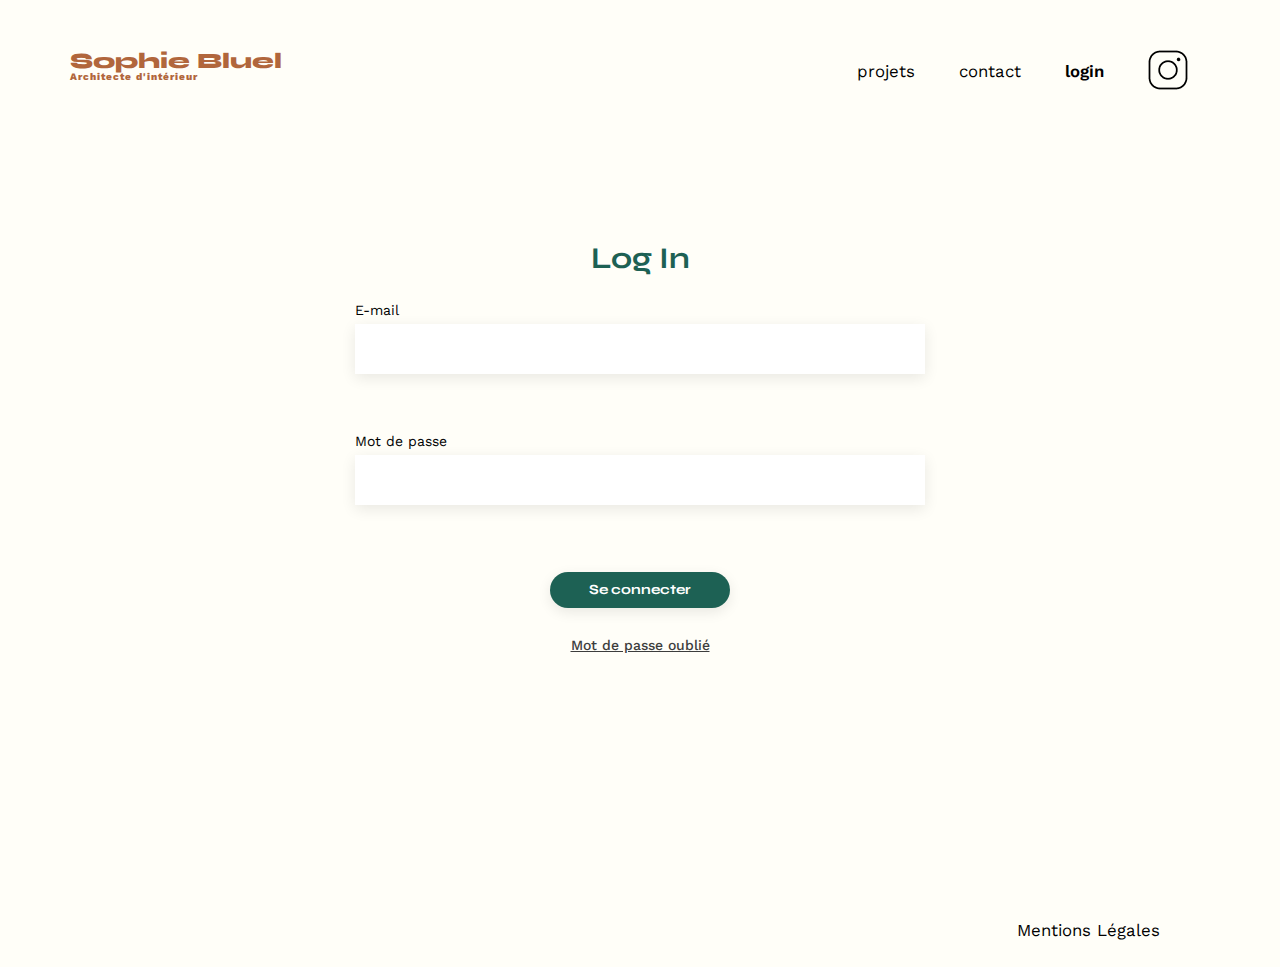
<file: FrontEnd/login.html>
<!DOCTYPE html>
<html lang="fr">
<head>
	<meta charset="UTF-8">
	<title>Sophie Bluel - Architecte d'intérieur</title>
	<meta name="viewport" content="width=device-width, initial-scale=1.0">
	<link rel="preconnect" href="https://fonts.googleapis.com">
	<link rel="preconnect" href="https://fonts.gstatic.com" crossorigin>
	<link href="https://fonts.googleapis.com/css2?family=Syne:wght@700;800&family=Work+Sans&display=swap" rel="stylesheet">
	<meta name="description" content="">
	<link rel="stylesheet" href="./assets/style.css">
	<script src="./assets/js/login.js" defer></script>
</head>
<body>
<header>
	<h1>Sophie Bluel <span>Architecte d'intérieur</span></h1>
	<nav>
		<ul>
			<li><a href="index.html">projets</a></li>
			<li>contact</li>
			<li class="login">login</li>
			<li><img src="./assets/icons/instagram.png" alt="Instagram"></li>
		</ul>
	</nav>
</header>
<main>
	<section class="formulary-login">
		<h2>Log In</h2>
		<form class="formulary-form" action="#" method="get">
			<label for="email">E-mail</label>
			<input type="email" name="email" id="email" required>
			<span class="error-mail">Oups ! Adresse mail incorrecte !</span>
			<label for="email">Mot de passe</label>
			<input type="password" name="password" id="password" required>
			<span class="error-password">Votre mot de passe est incorrect !</span>
			<input type="submit" value="Se connecter" id="submit">
		</form>
		<p>Mot de passe oublié</p>
	</section>
</main>

<footer>
	<nav>
		<ul>
			<li>Mentions Légales</li>
		</ul>
	</nav>
</footer>
</body>
</html>
</file>
<file: FrontEnd/assets/style.css>
/* http://meyerweb.com/eric/tools/css/reset/
   v2.0 | 20110126
   License: none (public domain)
*/

html,
body,
div,
span,
applet,
object,
iframe,
h1,
h2,
h3,
h4,
h5,
h6,
p,
blockquote,
pre,
a,
abbr,
acronym,
address,
big,
cite,
code,
del,
dfn,
em,
img,
ins,
kbd,
q,
s,
samp,
small,
strike,
strong,
sub,
sup,
tt,
var,
b,
u,
i,
center,
dl,
dt,
dd,
ol,
ul,
li,
fieldset,
form,
label,
legend,
table,
caption,
tbody,
tfoot,
thead,
tr,
th,
td,
article,
aside,
canvas,
details,
embed,
figure,
figcaption,
footer,
header,
hgroup,
menu,
nav,
output,
ruby,
section,
summary,
time,
mark,
audio,
video {
	margin: 0;
	padding: 0;
	border: 0;
	font-size: 100%;
	font: inherit;
	vertical-align: baseline;
}

/* HTML5 display-role reset for older browsers */
article,
aside,
details,
figcaption,
figure,
footer,
header,
hgroup,
menu,
nav,
section {
	display: block;
}

body {
	line-height: 1;
	background-color: #fffef8;
}

ol,
ul {
	list-style: none;
}

blockquote,
q {
	quotes: none;
}

blockquote:before,
blockquote:after,
q:before,
q:after {
	content: '';
	content: none;
}

table {
	border-collapse: collapse;
	border-spacing: 0;
}

/** end reset css**/
body {
	max-width: 1140px;
	margin: auto;
	font-family: 'Work Sans';
	font-size: 14px;
}

header {
	display: flex;
	justify-content: space-between;
	margin: 50px 0
}

section {
	margin: 50px 0
}

h1 {
	display: flex;
	flex-direction: column;
	font-family: 'Syne';
	font-size: 22px;
	font-weight: 800;
	color: #B1663C
}

h1>span {
	font-family: 'Work Sans';
	font-size: 10px;
	letter-spacing: 0.1em;
	;
}

h2 {
	font-family: 'Syne';
	font-weight: 700;
	font-size: 30px;
	color: #1D6154
}

nav ul {
	display: flex;
	align-items: center;
	list-style-type: none;

}

nav li {
	padding: 0 22px;
	font-size: 1.2em;
}

li:hover,
a:hover {
	color: #B1663C;
}

nav a {
	text-decoration: none;
	color: #000000;
}

#introduction {
	display: flex;
	align-items: center;
}

#introduction figure {
	flex: 1
}

#introduction img {
	display: block;
	margin: auto;
	width: 80%;
}

#introduction article {
	flex: 1
}

#introduction h2 {
	margin-bottom: 1em;
}

#introduction p {
	margin-bottom: 0.5em;
}

#portfolio {
	position: relative;
}

#portfolio h2 {
	text-align: center;
	margin-bottom: 1em;
}

/* CSS rajoute a la page d'accueil */
/* .edit-mode {
	background-color: black;
	height: 59px;
	display: flex;
	flex-direction: row;
	gap: 10px;
	justify-content: center;
	align-items: center;
	color: white;
	font-size: 16px;
	display: none;
}

.edit-mode svg {
	width: 15px;
} */

.edit-mode {
	width: 100%;
	height: 59px;
	background-color: #000000;
	color: #ffffff;
	display: flex;
	align-items: center;
	justify-content: center;
	gap: 12px;
	position: absolute;
	top: 0;
	left: 0;
}

.logo-edit {
	width: 15px;
	height: 15px;
	color: white;
}

.edit-projets {
	display: flex;
	justify-content: center;
	gap: 31px;
	height: 30px;
	margin-bottom: 60px;
}

.edit {
	display: flex;
	gap: 11px;
	align-items: center;
	color: #000000;
	/* text-decoration: none; */
	cursor: pointer;
}

.edit i {
font-size: 15px;
}

.edit-works {
	display: flex;
	flex-direction: row;
	gap: 10px;
	font-size: 16px;
	align-items: baseline;
	justify-content: center;
	position: absolute;
	top: 9px;
	right: 350px;
	display: none;
}

.edit-works svg {
	width: 15px;
}

.edit-works a {
	text-decoration: none;
	font-family: "work sans";
	font-size: 14px;
	font-weight: 400;
	cursor: pointer;
}

.gallery {
	width: 100%;
	display: grid;
	grid-template-columns: 1fr 1fr 1fr;
	grid-column-gap: 20px;
	grid-row-gap: 20px;
}

.gallery img {
	width: 100%;
}

.gallery caption {
	font-size: 13px;
	font-weight: 400;
	font-family: 'work sans';
	text-wrap: nowrap;
	margin-top: 5px;
}

.categories {
	display: flex;
	flex-direction: row;
	gap: 10px;
	justify-content: center;
	margin-bottom: 30px;
}

.btn-category {
	color: #1D6154;
	border: 1px solid #1D6154;
	border-radius: 60px;
	height: 37px;
	font-size: 16px;
	font-weight: 700;
	text-align: center;
	font-family: 'Syne', sans-serif;
	background-color: #fffef8;
	padding: 0px 15px;
	cursor: pointer;
	display: inline;
}

.category-selected {
	background-color: #1D6154;
	color: #fffef8;
}


/* CSS de la modale*/
* {box-sizing: border-box;}

.modale{
	position: fixed;
	display: flex;
	align-items: center;
	justify-content: center;
	top: 0;
	left: 0;
	width: 100%;
	height: 100%;
	background: rgba(0, 0, 0, 0.3);
	animation: fadeIn .3s both;
}

.modale-wrapper {
	overflow: auto;
	background-color: white;
	width: 630px;
	padding: 20px;
	max-width: cacl(100vw - 20px);
	max-height: calc (100vh - 20px);
	border-radius: 10px;
	display: flex;
	flex-direction: column;
}

@keyframes fadeIn {
	from { opacity: 0; }
	to { opacity: 1; }
}

.close {
	display: flex;
	justify-content: end;
}

.js-close-modal {
	cursor: pointer;
	font-size: 24px;
}

.close-add {
	font-size: 24px;
}

.delete-work {
	position: absolute;
	right: 4px;
	top: 4px;
	color: white;
	padding: 4px;
	background-color: black;
	border-radius: 2px;
	font-size: 10px;
	cursor: pointer;
}

.message-deleted {
	display: none;
	text-align: center;
}

.title-modal {
	font-family: "work sans", sans-serif;
	font-size: 26px;
	font-weight: 400;
	text-align: center;
	padding-top: 20px;
}

.gallery-list {
	display: grid;
	grid-template-columns: repeat(5, 1fr);
	gap: 25px 5px;
	padding-bottom: 60px;
	margin: 46px 79px 40px 100px;
	border-bottom: 1px #b3b3b3 solid;
}

.modal-img {
	width: 78px;
	height: 104px;
	object-fit: cover;
}

.figure-modal {
	position: relative;
}

.add-photo {
	border: none;
	background-color: #1D6154;
	height: 36px;
	width: 237px;
	border-radius: 60px;
	color: white;
	font-family: "syne", sans-serif;
	font-size: 14px;
	font-weight: 700;
	cursor: pointer;
	margin-left: auto;
	margin-right: auto;
	margin-bottom: 20px;
}




#contact {
	width: 50%;
	margin: auto;
}

#contact>* {
	text-align: center;

}

#contact h2 {
	margin-bottom: 20px;
}

#contact form {
	text-align: left;
	margin-top: 30px;
	display: flex;
	flex-direction: column;
}

#contact input {
	height: 50px;
	font-size: 1.2em;
	border: none;
	box-shadow: 0px 4px 14px rgba(0, 0, 0, 0.09);
}

#contact label {
	margin: 2em 0 1em 0;
}

#contact textarea {
	border: none;
	box-shadow: 0px 4px 14px rgba(0, 0, 0, 0.09);
}

input[type="submit"] {
	font-family: 'Syne';
	font-weight: 700;
	color: white;
	background-color: #1D6154;
	margin: auto;
	margin-top: 45px;
	width: 180px;
	text-align: center;
	border-radius: 60px;
	cursor: pointer;
}

footer nav ul {
	display: flex;
	justify-content: flex-end;
	margin: 2em
}

/* CSS rajoute a la page de connexion */

.login{
	font-weight: 600;
}

.formulary-login{
	width: 50%;
	margin: auto;
	margin-top: 150px;
	margin-bottom: 270px;
}

.formulary-login h2{
	text-align: center;
}

.formulary-form{
	text-align: left;
	display: flex;
	flex-direction: column;
	margin-top: px;
}

.formulary-form label{
	margin-bottom: 7px;
	margin-top: 30px;
}

.formulary-form input {
	height: 50px;
	font-size: 1.2rem;
	box-shadow: 0px 4px 14px 0px rgba(0, 0, 0, 0.09);
	border: none;
	margin-bottom: 30px;
}

.formulary-form #submit{
	height: 36px;
	font-size: 14px;
	margin-top: 37px;
}

.formulary-login p {
	text-align: center;
	text-decoration-line: underline;
	cursor: pointer;
	color: #3D3D3D;
	font-size: 14px;
	font-weight: 500;
}

.submit-disabled{
	font-family: 'Syne';
	font-weight: 700;
	color: white;
	background-color: rgb(168, 168, 168);
	margin : 2em auto ;
	width: 180px;
	text-align: center;
	border-radius: 60px ;
}

.error-mail {
	color: red;
	font-weight: 700;
	margin-top: 6px;
	display: none;
}

.error-password {
	color: red;
	font-weight: 700;
	margin-top: 6px;
	display: none;
}

.modal-add {
	display: none;
	flex-direction: column;
	height: 708px;
}

.return-and-close {
	display: flex;
	justify-content: space-between;
	align-items: baseline;
}

.return {
	margin-top: 26px;
	margin-left: 30px;
	font-size: 24px;
	cursor: pointer;
}

.form-photo{
	display: flex;
	flex-direction: column;
	margin: 0 76px;
}

.add-new-photo {
	display: flex;
	align-items: center;
	justify-content: center;
	background-color: #e8f1f6;
	width: 420px;
	height: 169px;
	margin-top: 36px;
	margin-bottom: 9px;
	border-radius: 3px;
}

.content-add-photo {
	display: flex;
	flex-direction: column;
	align-items: center;
}
.picture{
	font-size: 76px;
	color: #b9c5cc;
}

.btn-add-new-photo {
	background-color: #b9c5cc;
	color: #306685;
	padding: 10px 33px;
	margin-top: 6px;
	border-radius: 50px;
	cursor: pointer;
	transition: transform;
	font-family: "Work sans";
	font-size: 14px;
	font-weight: 500;
}

.btn-add-new-photo:hover {
	transform: scale(1.1);
}

#file {
	visibility: hidden;
}

.type-file {
	font-size: 10px;
	color: #444;
	margin-bottom: 6px;
	margin-top:-13px ;
}

.title-categorie{
	color: #3D3D3D;
	margin-top: 25px;
	margin-right: 19px;
	padding-bottom: 47px;
	border-bottom: 1px solid #b3b3b3;
	font-family: "Work sans";
	font-size: 14px;
	font-weight: 500;
}

#title-photo, #categorie-photo {
	width: 420px;
	height: 51px;
	border: none;
	box-shadow: 0px 4px 14px 0px rgba(0, 0, 0, 0.09);
	margin-top: 10px;
	font-size: 1rem;
	color: #444444;
	font-size: 14px;
	font-family: "Work sans";
	font-weight: 400;
}

#title-photo {
	margin-bottom: 21px;
}



#btn-valid {
	width: 237px;
	height: 36px;
	border: none;
	margin-top: 32px;
	margin-bottom: 45px;
}

.modal-deleted {
	display: flex;
}

.close-add {
	cursor: pointer;
}
</file>
